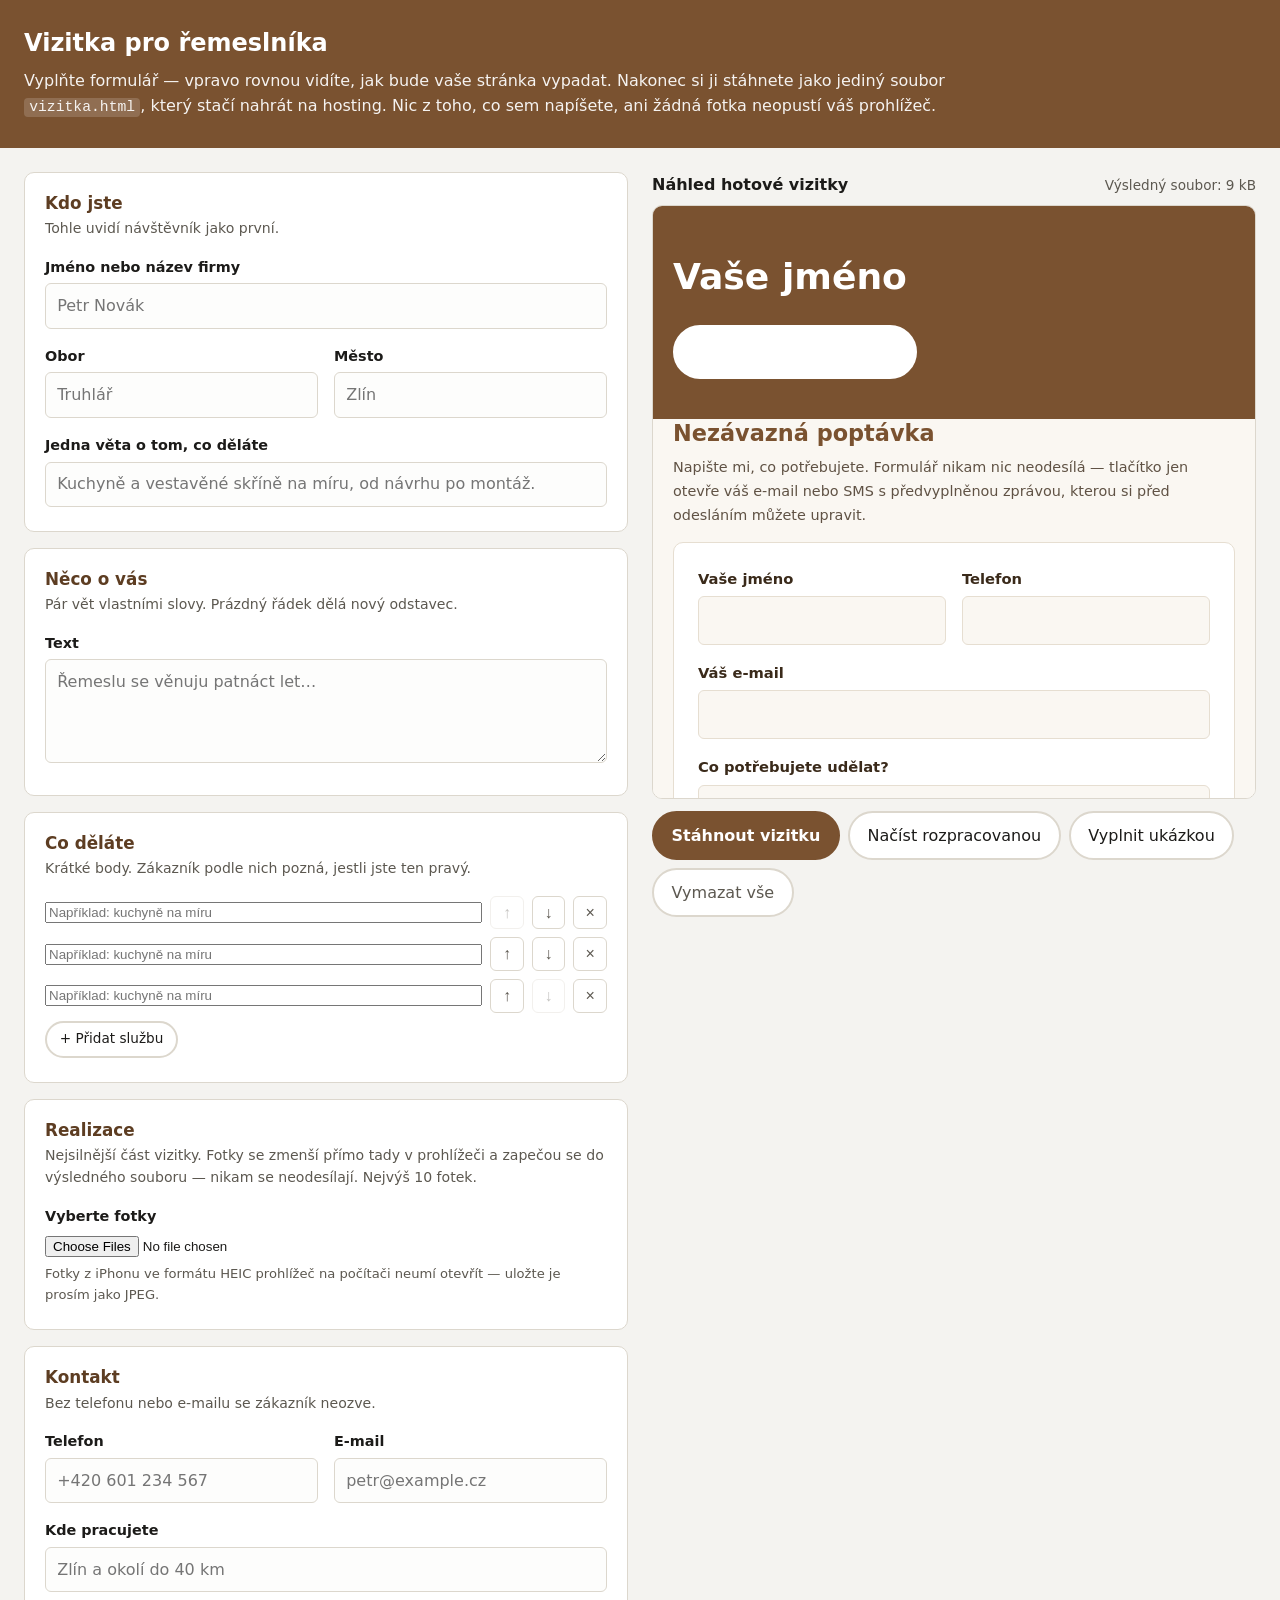
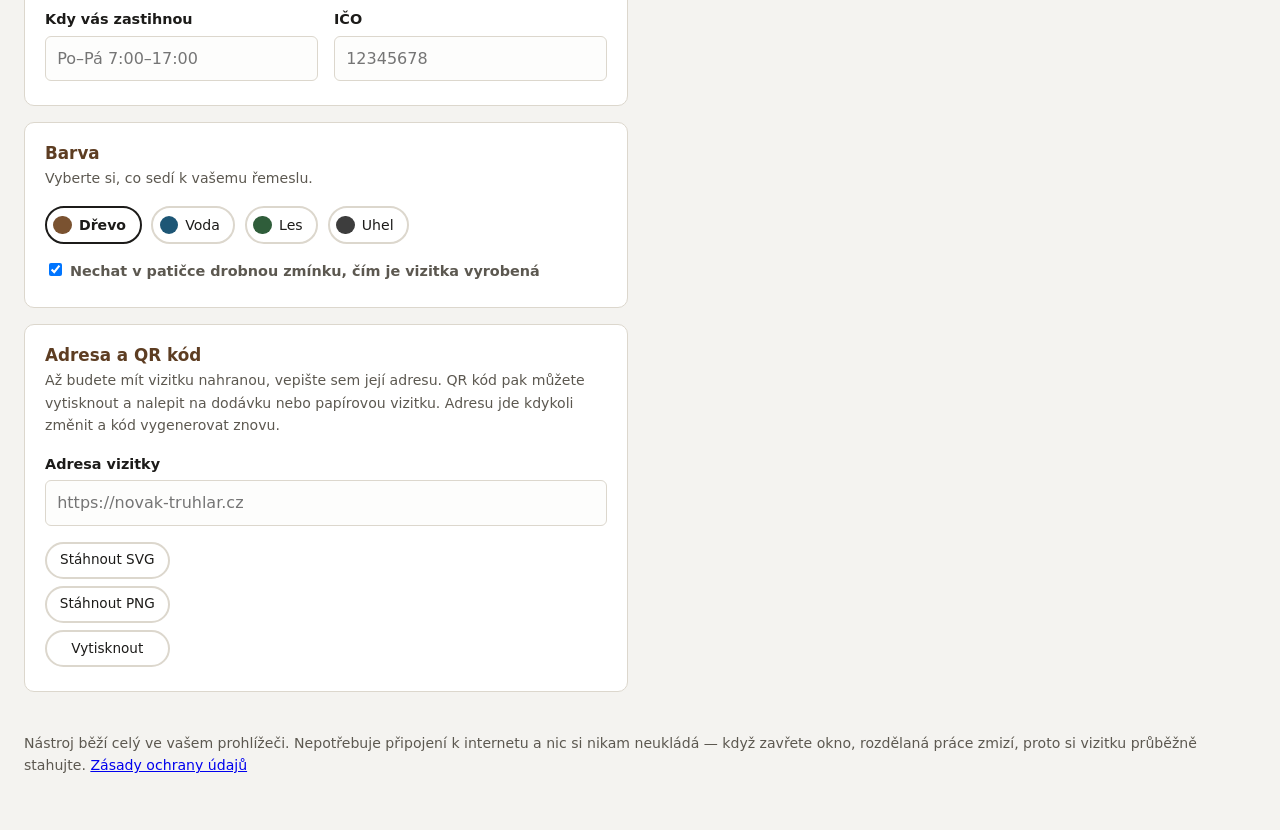
<file: web/index.html>
<!doctype html>
<html lang="cs">
<head>
  <meta charset="utf-8">
  <meta name="viewport" content="width=device-width, initial-scale=1">
  <title>Vizitka pro řemeslníka</title>
  <link rel="stylesheet" href="styl.css">
</head>
<body>

<header class="hlavicka">
  <h1>Vizitka pro řemeslníka</h1>
  <p>Vyplňte formulář — vpravo rovnou vidíte, jak bude vaše stránka vypadat.
  Nakonec si ji stáhnete jako jediný soubor <code>vizitka.html</code>, který
  stačí nahrát na hosting. Nic z toho, co sem napíšete, ani žádná fotka
  neopustí váš prohlížeč.</p>
</header>

<div class="rozvrzeni">

  <form id="formular" class="sloupec-formular" novalidate>

    <section class="sekce">
      <h2>Kdo jste</h2>
      <p class="napoveda">Tohle uvidí návštěvník jako první.</p>
      <div class="pole">
        <label for="jmeno">Jméno nebo název firmy</label>
        <input type="text" id="jmeno" data-pole="jmeno" autocomplete="off"
               placeholder="Petr Novák">
      </div>
      <div class="dvojice">
        <div class="pole">
          <label for="obor">Obor</label>
          <input type="text" id="obor" data-pole="obor" autocomplete="off"
                 placeholder="Truhlář">
        </div>
        <div class="pole">
          <label for="mesto">Město</label>
          <input type="text" id="mesto" data-pole="mesto" autocomplete="off"
                 placeholder="Zlín">
        </div>
      </div>
      <div class="pole">
        <label for="slogan">Jedna věta o tom, co děláte</label>
        <input type="text" id="slogan" data-pole="slogan" autocomplete="off"
               placeholder="Kuchyně a vestavěné skříně na míru, od návrhu po montáž.">
      </div>
    </section>

    <section class="sekce">
      <h2>Něco o vás</h2>
      <p class="napoveda">Pár vět vlastními slovy. Prázdný řádek dělá nový odstavec.</p>
      <div class="pole">
        <label for="popis">Text</label>
        <textarea id="popis" data-pole="popis"
                  placeholder="Řemeslu se věnuju patnáct let…"></textarea>
      </div>
    </section>

    <section class="sekce">
      <h2>Co děláte</h2>
      <p class="napoveda">Krátké body. Zákazník podle nich pozná, jestli jste ten pravý.</p>
      <div id="sluzby-seznam"></div>
      <p><button type="button" class="tlac tlac-male" id="pridat-sluzbu">
        + Přidat službu</button></p>
    </section>

    <section class="sekce">
      <h2>Realizace</h2>
      <p class="napoveda">Nejsilnější část vizitky. Fotky se zmenší přímo tady
      v prohlížeči a zapečou se do výsledného souboru — nikam se neodesílají.
      Nejvýš 10 fotek.</p>
      <div class="pole">
        <label for="fotky-vstup">Vyberte fotky</label>
        <input type="file" id="fotky-vstup" accept="image/*" multiple>
        <p class="pod">Fotky z iPhonu ve formátu HEIC prohlížeč na počítači
        neumí otevřít — uložte je prosím jako JPEG.</p>
      </div>
      <ul class="fotky" id="fotky-seznam"></ul>
    </section>

    <section class="sekce">
      <h2>Kontakt</h2>
      <p class="napoveda">Bez telefonu nebo e-mailu se zákazník neozve.</p>
      <div class="dvojice">
        <div class="pole">
          <label for="telefon">Telefon</label>
          <input type="tel" id="telefon" data-pole="telefon" autocomplete="off"
                 placeholder="+420 601 234 567">
        </div>
        <div class="pole">
          <label for="email">E-mail</label>
          <input type="email" id="email" data-pole="email" autocomplete="off"
                 placeholder="petr@example.cz">
        </div>
      </div>
      <div class="pole">
        <label for="oblast">Kde pracujete</label>
        <input type="text" id="oblast" data-pole="oblast" autocomplete="off"
               placeholder="Zlín a okolí do 40 km">
      </div>
      <div class="dvojice">
        <div class="pole">
          <label for="hodiny">Kdy vás zastihnou</label>
          <input type="text" id="hodiny" data-pole="hodiny" autocomplete="off"
                 placeholder="Po–Pá 7:00–17:00">
        </div>
        <div class="pole">
          <label for="ico">IČO</label>
          <input type="text" id="ico" data-pole="ico" autocomplete="off"
                 placeholder="12345678">
        </div>
      </div>
    </section>

    <section class="sekce">
      <h2>Barva</h2>
      <p class="napoveda">Vyberte si, co sedí k vašemu řemeslu.</p>
      <div class="barvy" id="barvy"></div>
      <p class="pole">
        <label class="prepinac">
          <input type="checkbox" id="podpis" data-pole="podpis" checked>
          Nechat v patičce drobnou zmínku, čím je vizitka vyrobená
        </label>
      </p>
    </section>

    <section class="sekce">
      <h2>Adresa a QR kód</h2>
      <p class="napoveda">Až budete mít vizitku nahranou, vepište sem její adresu.
      QR kód pak můžete vytisknout a nalepit na dodávku nebo papírovou vizitku.
      Adresu jde kdykoli změnit a kód vygenerovat znovu.</p>
      <div class="pole">
        <label for="adresa">Adresa vizitky</label>
        <input type="url" id="adresa" data-pole="adresa" autocomplete="off"
               placeholder="https://novak-truhlar.cz">
      </div>
      <div class="qr-plocha">
        <div class="qr-ramecek" id="qr-ramecek" hidden></div>
        <div class="qr-akce" id="qr-akce" hidden>
          <button type="button" class="tlac tlac-male" id="qr-svg">Stáhnout SVG</button>
          <button type="button" class="tlac tlac-male" id="qr-png">Stáhnout PNG</button>
          <button type="button" class="tlac tlac-male" id="qr-tisk">Vytisknout</button>
        </div>
      </div>
      <p class="hlaska spatne" id="qr-hlaska" hidden></p>
    </section>

  </form>

  <aside class="sloupec-nahled">
    <div class="nahled-panel">
      <div class="nahled-lista">
        <strong>Náhled hotové vizitky</strong>
        <span class="velikost" id="velikost"></span>
      </div>
      <iframe class="nahled" id="nahled" title="Náhled vizitky"></iframe>
      <div class="nahled-akce">
        <button type="button" class="tlac tlac-hlavni" id="stahnout">Stáhnout vizitku</button>
        <button type="button" class="tlac" id="nacist">Načíst rozpracovanou</button>
        <button type="button" class="tlac" id="ukazka">Vyplnit ukázkou</button>
        <button type="button" class="tlac tlac-tichy" id="vycistit">Vymazat vše</button>
      </div>
      <p class="hlaska" id="hlaska" hidden></p>
    </div>
  </aside>

</div>

<footer class="paticka">
  <p>Nástroj běží celý ve vašem prohlížeči. Nepotřebuje připojení k internetu
  a nic si nikam neukládá — když zavřete okno, rozdělaná práce zmizí, proto si
  vizitku průběžně stahujte. <a href="zasady.html">Zásady ochrany údajů</a></p>
</footer>

<input type="file" id="import-vstup" accept=".html,text/html" hidden>
<div class="tisk-list" id="tisk-list" aria-hidden="true"></div>

<script src="qr.js"></script>
<script src="sablona-vizitky.js"></script>
<script src="nastroj.js"></script>
</body>
</html>
</file>
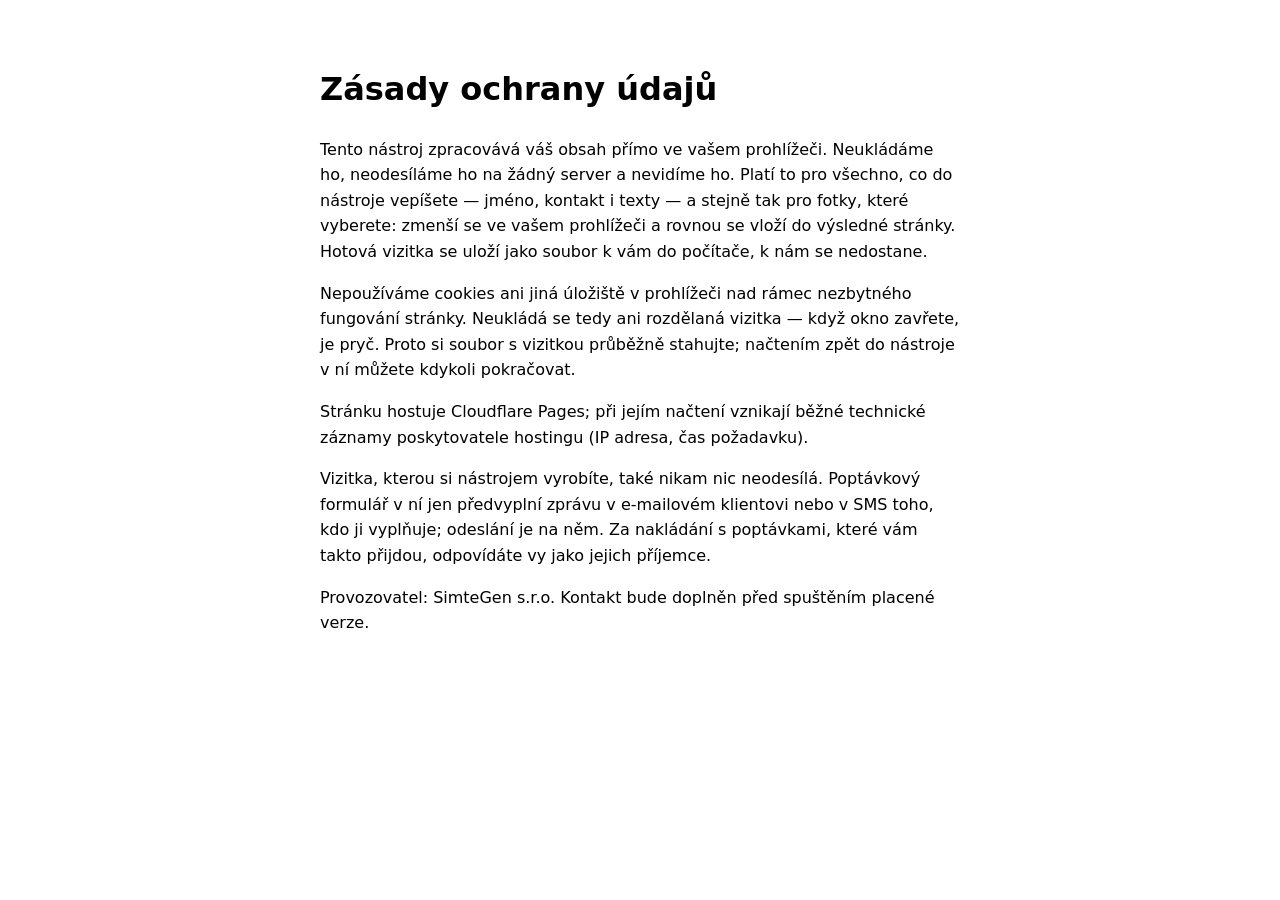
<file: web/zasady.html>
<!doctype html>
<html lang="cs">
<head>
  <meta charset="utf-8">
  <meta name="viewport" content="width=device-width, initial-scale=1">
  <title>Zásady ochrany údajů</title>
  <style>
    body { font-family: system-ui, sans-serif; max-width: 40rem; margin: 4rem auto; padding: 0 1rem; line-height: 1.6; }
  </style>
</head>
<body>
  <h1>Zásady ochrany údajů</h1>

  <!-- Stavitel vyplňuje VÝHRADNĚ podle data-manifest.json v kořeni repa.
       Věty níž jsou sloty, ne text ke generování: co manifest nedeklaruje,
       to tu nesmí být tvrzeno. Právní šablonu schvaluje a mrazí člověk. -->

  <p>Tento nástroj zpracovává váš obsah přímo ve vašem prohlížeči.
  Neukládáme ho, neodesíláme ho na žádný server a nevidíme ho. Platí to
  pro všechno, co do nástroje vepíšete — jméno, kontakt i texty — a stejně
  tak pro fotky, které vyberete: zmenší se ve vašem prohlížeči a rovnou se
  vloží do výsledné stránky. Hotová vizitka se uloží jako soubor k vám do
  počítače, k nám se nedostane.</p>

  <p>Nepoužíváme cookies ani jiná úložiště v prohlížeči nad rámec
  nezbytného fungování stránky. Neukládá se tedy ani rozdělaná vizitka —
  když okno zavřete, je pryč. Proto si soubor s vizitkou průběžně
  stahujte; načtením zpět do nástroje v ní můžete kdykoli pokračovat.</p>

  <p>Stránku hostuje Cloudflare Pages; při jejím načtení vznikají běžné
  technické záznamy poskytovatele hostingu (IP adresa, čas požadavku).</p>

  <p>Vizitka, kterou si nástrojem vyrobíte, také nikam nic neodesílá.
  Poptávkový formulář v ní jen předvyplní zprávu v e-mailovém klientovi
  nebo v SMS toho, kdo ji vyplňuje; odeslání je na něm. Za nakládání
  s poptávkami, které vám takto přijdou, odpovídáte vy jako jejich
  příjemce.</p>

  <p>Provozovatel: SimteGen s.r.o. Kontakt bude doplněn před spuštěním
  placené verze.</p>
</body>
</html>
</file>
<file: web/styl.css>
/* Styl samotného nástroje. S vizitkou, kterou nástroj vyrábí, nemá nic
   společného — ta si svůj styl nese v sobě (viz sablona-vizitky.js). */

:root {
  --papir: #f4f3f0;
  --karta: #ffffff;
  --text: #1c1b19;
  --slabsi: #5c5850;
  --linka: #dcd7cd;
  --akcent: #7a5230;
  --akcent-tmavy: #5d3d22;
  --varovani: #8a3d12;
}

*, *::before, *::after { box-sizing: border-box; }

body {
  margin: 0;
  font-family: system-ui, -apple-system, "Segoe UI", sans-serif;
  background: var(--papir);
  color: var(--text);
  line-height: 1.6;
}

h1, h2, h3 { line-height: 1.25; margin: 0 0 .4em; }
p { margin: 0 0 1em; }
code {
  font-family: ui-monospace, "Cascadia Mono", Consolas, monospace;
  background: #e8e4dc;
  padding: .1em .35em;
  border-radius: 4px;
  font-size: .92em;
}

/* --- hlavička nástroje ------------------------------------------- */

.hlavicka {
  background: var(--akcent);
  color: #fff;
  padding: 1.75rem 1.5rem;
}
.hlavicka h1 { font-size: 1.5rem; }
.hlavicka p { margin: 0; max-width: 62rem; opacity: .93; }
.hlavicka code { background: rgba(255, 255, 255, .18); color: #fff; }

/* --- rozvržení ---------------------------------------------------- */

.rozvrzeni {
  display: grid;
  grid-template-columns: minmax(0, 1fr) minmax(0, 1fr);
  gap: 1.5rem;
  align-items: start;
  padding: 1.5rem;
  max-width: 90rem;
  margin: 0 auto;
}

@media (max-width: 56rem) {
  .rozvrzeni { grid-template-columns: minmax(0, 1fr); }
}

/* --- formulář ----------------------------------------------------- */

.sekce {
  background: var(--karta);
  border: 1px solid var(--linka);
  border-radius: 10px;
  padding: 1.25rem 1.25rem .5rem;
  margin: 0 0 1rem;
}
.sekce > h2 {
  font-size: 1.05rem;
  color: var(--akcent-tmavy);
  margin: 0 0 .2em;
}
.sekce > .napoveda {
  color: var(--slabsi);
  font-size: .88rem;
  margin: 0 0 1rem;
}

.pole { margin: 0 0 1rem; }
.pole label {
  display: block;
  font-weight: 600;
  font-size: .9rem;
  margin: 0 0 .3rem;
}
.pole input[type="text"],
.pole input[type="tel"],
.pole input[type="email"],
.pole input[type="url"],
.pole textarea {
  width: 100%;
  padding: .55rem .7rem;
  border: 1px solid var(--linka);
  border-radius: 6px;
  font: inherit;
  color: inherit;
  background: #fdfdfc;
}
.pole textarea { min-height: 6.5rem; resize: vertical; }
.pole input:focus-visible,
.pole textarea:focus-visible,
button:focus-visible {
  outline: 3px solid var(--akcent);
  outline-offset: 1px;
}
.pole .pod {
  font-size: .82rem;
  color: var(--slabsi);
  margin: .3rem 0 0;
}

.dvojice {
  display: grid;
  grid-template-columns: repeat(auto-fit, minmax(11rem, 1fr));
  gap: 0 1rem;
}

/* --- seznam služeb ------------------------------------------------ */

.radek {
  display: flex;
  gap: .5rem;
  align-items: center;
  margin: 0 0 .5rem;
}
.radek input { flex: 1 1 auto; min-width: 0; }
.radek .drobne { flex: 0 0 auto; }

.drobne {
  background: transparent;
  border: 1px solid var(--linka);
  border-radius: 6px;
  width: 2.1rem;
  height: 2.1rem;
  font-size: 1rem;
  line-height: 1;
  cursor: pointer;
  color: var(--slabsi);
}
.drobne:hover:not(:disabled) { border-color: var(--akcent); color: var(--akcent); }
.drobne:disabled { opacity: .35; cursor: default; }

/* --- fotky -------------------------------------------------------- */

.fotky { list-style: none; padding: 0; margin: 0 0 1rem; }
.fotka {
  display: grid;
  grid-template-columns: 5.5rem minmax(0, 1fr);
  gap: .75rem;
  align-items: start;
  padding: .75rem 0;
  border-top: 1px solid var(--linka);
}
.fotka img {
  width: 5.5rem;
  height: 4.2rem;
  object-fit: cover;
  border-radius: 5px;
  background: var(--linka);
  display: block;
}
.fotka input[type="text"] { width: 100%; }
.fotka-akce {
  display: flex;
  gap: .4rem;
  align-items: center;
  flex-wrap: wrap;
  margin: .4rem 0 0;
}
.prepinac {
  font-size: .82rem;
  color: var(--slabsi);
  display: inline-flex;
  align-items: center;
  gap: .3rem;
  cursor: pointer;
}

/* --- barvy -------------------------------------------------------- */

.barvy { display: flex; flex-wrap: wrap; gap: .6rem; margin: 0 0 1rem; }
.barva { position: relative; }
.barva input {
  position: absolute;
  opacity: 0;
  width: 100%;
  height: 100%;
  margin: 0;
  cursor: pointer;
}
.barva span {
  display: flex;
  align-items: center;
  gap: .45rem;
  border: 2px solid var(--linka);
  border-radius: 999px;
  padding: .35rem .85rem .35rem .4rem;
  font-size: .88rem;
}
.barva input:checked + span { border-color: var(--text); font-weight: 600; }
.barva input:focus-visible + span { outline: 3px solid var(--akcent); outline-offset: 1px; }
.barva i {
  width: 1.15rem;
  height: 1.15rem;
  border-radius: 50%;
  display: block;
}

/* --- QR ----------------------------------------------------------- */

.qr-plocha {
  display: flex;
  gap: 1rem;
  align-items: flex-start;
  flex-wrap: wrap;
  margin: 0 0 1rem;
}
.qr-plocha svg { width: 9.5rem; height: 9.5rem; display: block; }
.qr-ramecek {
  border: 1px solid var(--linka);
  border-radius: 8px;
  padding: .5rem;
  background: #fff;
}
.qr-akce { display: flex; flex-direction: column; gap: .45rem; }

/* --- náhled ------------------------------------------------------- */

.nahled-panel { position: sticky; top: 1.5rem; }

.nahled-lista {
  display: flex;
  justify-content: space-between;
  align-items: baseline;
  gap: 1rem;
  margin: 0 0 .5rem;
}
.velikost { font-size: .85rem; color: var(--slabsi); }
.velikost.moc { color: var(--varovani); font-weight: 600; }

.nahled {
  width: 100%;
  height: min(66vh, 44rem);
  border: 1px solid var(--linka);
  border-radius: 10px;
  background: #fff;
  display: block;
}

.nahled-akce {
  display: flex;
  flex-wrap: wrap;
  gap: .5rem;
  margin: .75rem 0 0;
}

/* --- tlačítka ----------------------------------------------------- */

.tlac {
  font: inherit;
  padding: .6rem 1.1rem;
  border-radius: 999px;
  border: 2px solid var(--linka);
  background: #fff;
  color: var(--text);
  cursor: pointer;
}
.tlac:hover { border-color: var(--akcent); }
.tlac-hlavni {
  background: var(--akcent);
  border-color: var(--akcent);
  color: #fff;
  font-weight: 600;
}
.tlac-hlavni:hover { background: var(--akcent-tmavy); border-color: var(--akcent-tmavy); }
.tlac-tichy { color: var(--slabsi); }
.tlac-male { padding: .35rem .8rem; font-size: .85rem; }

/* --- hlášky ------------------------------------------------------- */

.hlaska {
  margin: .75rem 0 0;
  padding: .7rem .9rem;
  border-radius: 8px;
  border: 1px solid var(--linka);
  background: #fff;
  font-size: .9rem;
}
.hlaska[hidden] { display: none; }
.hlaska.spatne { border-color: var(--varovani); color: var(--varovani); }

/* --- patička ------------------------------------------------------ */

.paticka {
  max-width: 90rem;
  margin: 0 auto;
  padding: 0 1.5rem 2.5rem;
  font-size: .88rem;
  color: var(--slabsi);
}

/* --- tisk QR ------------------------------------------------------ */

.tisk-list { display: none; }

@media print {
  body > *:not(.tisk-list) { display: none !important; }
  .tisk-list { display: block; text-align: center; padding: 2cm 1cm; }
  .tisk-list svg { width: 9cm; height: 9cm; }
  .tisk-list h2 { font-size: 20pt; margin: 1cm 0 .2cm; }
  .tisk-list p { font-size: 13pt; margin: 0 0 .2cm; }
}
</file>
